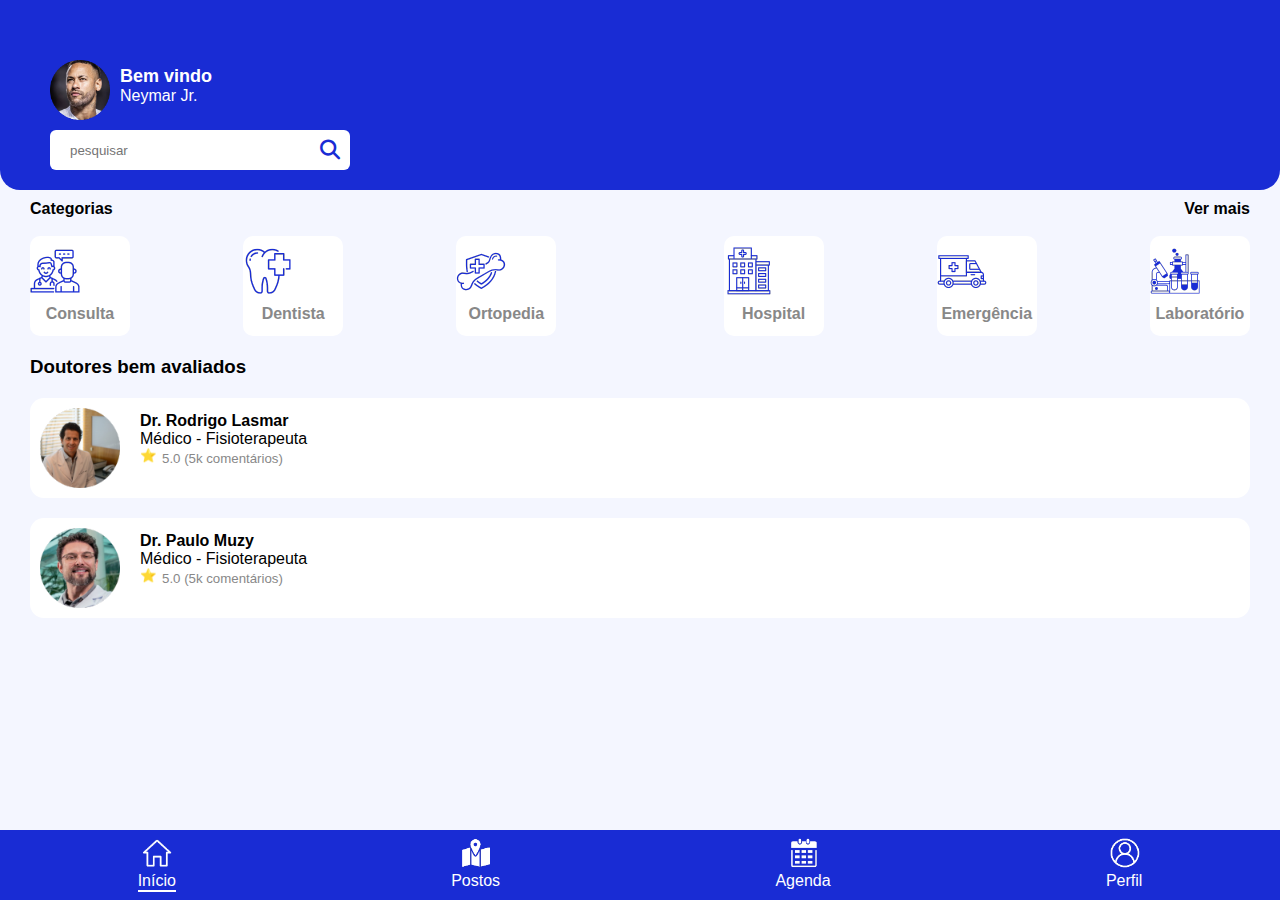
<file: index.html>
<!DOCTYPE html>
<html lang="pt-br">
<head>
    <meta charset="UTF-8">
    <meta name="viewport" content="width=device-width, initial-scale=1.0">
    <title>Sus+</title>
    <link rel="stylesheet" href="./style.css">
    <link href="https://fonts.cdnfonts.com/css/poppins" rel="stylesheet">
    <link rel="stylesheet" href="https://cdnjs.cloudflare.com/ajax/libs/font-awesome/6.7.2/css/all.min.css" integrity="sha512-Evv84Mr4kqVGRNSgIGL/F/aIDqQb7xQ2vcrdIwxfjThSH8CSR7PBEakCr51Ck+w+/U6swU2Im1vVX0SVk9ABhg==" crossorigin="anonymous" referrerpolicy="no-referrer" />
</head>
<body class="max-container">
    <header class="header-container">
        <div class="header-info">
            <div class="header-perfil">
                <img src="./images/photo/Neymar.png" alt="" class="foto-perfil">
                <div class="welcome">
                    <h5 class="font-perfil font-size18">Bem vindo</h5>
                    <h4 class="font-perfil font-size14 font-light">Neymar Jr.</h4>
                </div>
            </div>
            <div class="header-input">
                <input type="text" id="input-search" placeholder="pesquisar">
                <i class="fa-solid fa-magnifying-glass lupa"></i>
            </div>
        </div>
    </header>
    <div class="container-limit">
        <div class="categoria">
            <h3 class="font-poppins font-size16 font-negrito">Categorias</h3>
            <h3 class="font-poppins font-size16 font-negrito">Ver mais</h3>
        </div>
    </div>
    <div class="">
        <div class="card-flex">
            <div class="card card-1">
                <img src="./images/icons/Consulta.png" alt="" class="img">
                <h4 class="font-size14 text-card font-poppins">Consulta</h4>
            </div>
            <div class="card">
                <img src="./images/icons/Dentista.png" alt="" class="img">
                <h4 class="font-size14 text-card font-poppins">Dentista</h4>
            </div>
            <div class="card card-last">
                <img src="./images/icons/Ortopedista.png" alt="" class="img">
                <h4 class="font-size14 text-card font-poppins">Ortopedia</h4>
            </div>
            <div class="card  card-1">
                <img src="./images/icons/Hospital.png" alt="" class="img">
                <h4 class="font-size14 text-card font-poppins">Hospital</h4>
            </div>
            <div class="card">
                <img src="./images/icons/Emergência.png" alt="" class="img">
                <h4 class="font-size14 text-card font-poppins">Emergência</h4>
            </div>
            <div class="card card-last">
                <img src="./images/icons/Laboratório.png" alt="" class="img">
                <h4 class="font-size14 text-card font-poppins">Laboratório</h4>
            </div>
        </div>
    </div>
    <div class="container-limit">
        <div class="avaliacao">
            <h3 class="font-poppins">Doutores bem avaliados</h3>
        </div>
        <div class="card-doutores">
            <img src="./images/photo/Rodrigo Lasmar.png" alt="" class="foto-dr">
            <div class="card-info">
                <h2 class="font-poppins font-size16">Dr. Rodrigo Lasmar</h2>
                <h3 class="font-poppins font-size16 font-light">Médico - Fisioterapeuta</h3>
                <div class="review-card">
                    <h5>⭐</h5>
                    <h5 id="review" class="font-light font-poppins font-grey">5.0 (5k comentários)</h5>
                </div>
            </div>
        </div>
        <div class="card-doutores">
            <img src="./images/photo/Paulo Muzy.png" alt="" class="foto-dr">
            <div class="card-info">
                <h2 class="font-poppins font-size16">Dr. Paulo Muzy</h2>
                <h3 class="font-poppins font-size16 font-light">Médico - Fisioterapeuta</h3>
                <div class="review-card">
                    <h5>⭐</h5>
                    <h5 id="review" class="font-light font-poppins font-grey">5.0 (5k comentários)</h5>
                </div>
            </div>
        </div>
    </div>
    <!-- footer -->
    <div>
        <ul class="footer">
            <li class="footer-box">
                <a href="./index.html" class="footer-box">
                    <img src="./images/icons/Home.png" alt="" class="img-footer-inicio img-footer">
                    <h3 class="font-poppins font-size16 font-footer font-light active">Início</h3>
                </a>
            </li>
            <li class="footer-box">
                <a href="./postos.html"class="footer-box">
                    <img src="./images/icons/maps.png" alt="" class="img-footer-postos img-footer">
                    <h3 class="font-poppins font-size16 font-footer font-light ">Postos</h3>
                </a>
                
            </li>
            <li class="footer-box">
                <a href="./calendario.html"class="footer-box">
                    <img src="./images/icons/calendar.png" alt="" class="img-footer-agenda img-footer">
                    <h3 class="font-poppins font-size16 font-footer font-light ">Agenda</h3>
                </a>
                
            </li>
            <li class="footer-box">
                <a href="./perfil.html"class="footer-box">
                    <img src="./images/icons/Perfil.png" alt="" class="img-footer-perfil img-footer">
                    <h3 class="font-poppins font-size16 font-footer font-light ">Perfil</h3>
                </a>
            </li>
        </ul>
    </div>
</body>
</html>
</file>
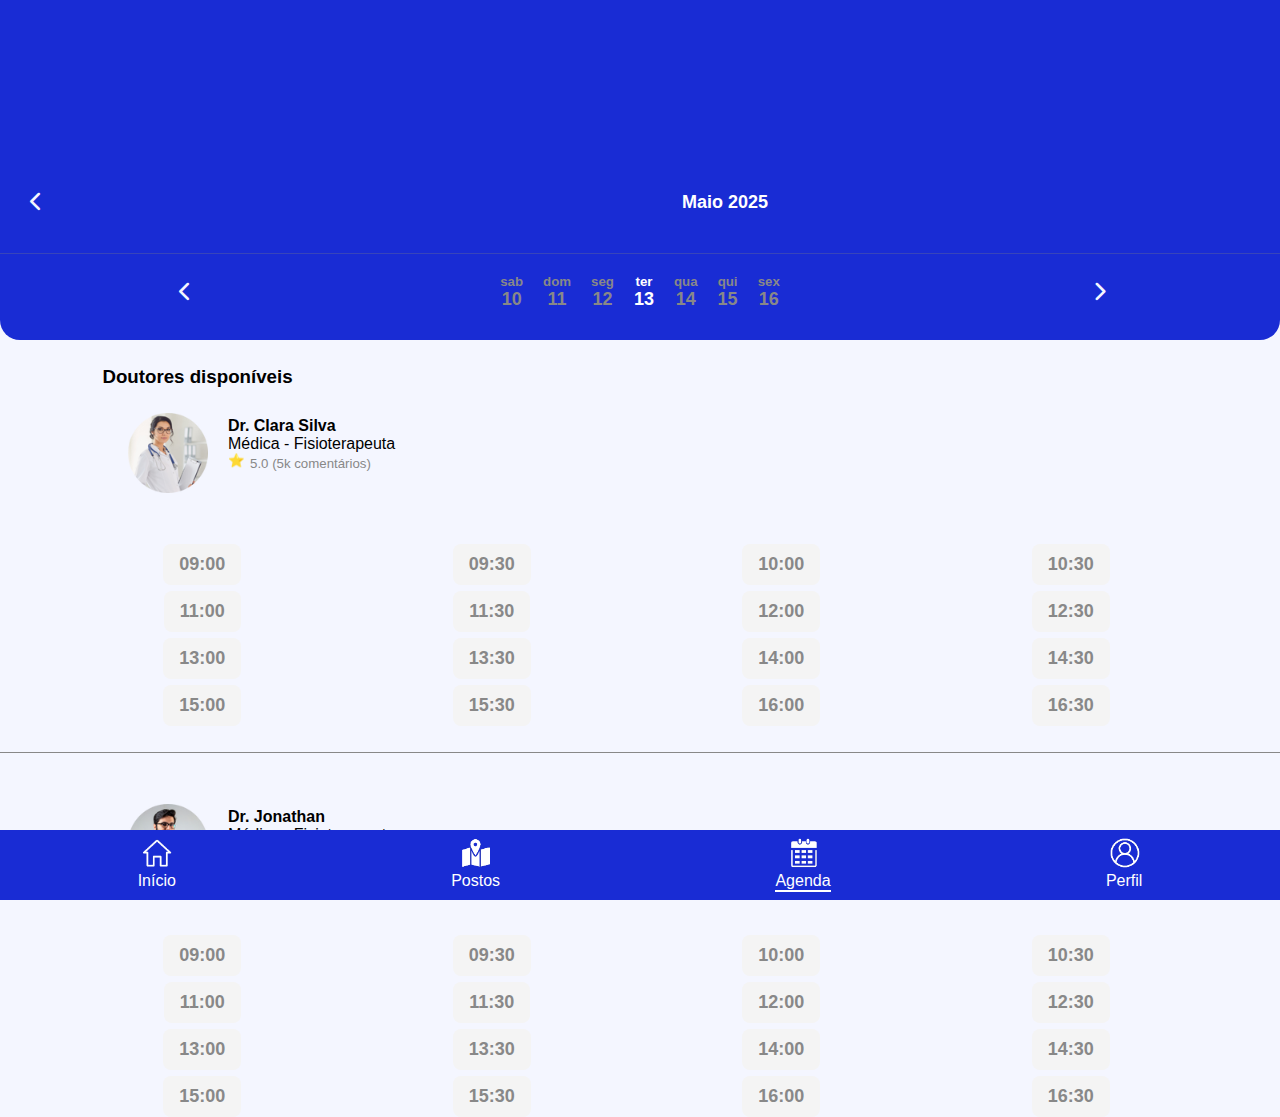
<file: calendario.html>
<!DOCTYPE html>
<html lang="pt-br">
<head>
    <meta charset="UTF-8">
    <meta name="viewport" content="width=device-width, initial-scale=1.0">
    <title>Calendário</title>
    <link rel="stylesheet" href="./style.css">
    <link rel="stylesheet" href="https://cdnjs.cloudflare.com/ajax/libs/font-awesome/6.7.2/css/all.min.css" integrity="sha512-Evv84Mr4kqVGRNSgIGL/F/aIDqQb7xQ2vcrdIwxfjThSH8CSR7PBEakCr51Ck+w+/U6swU2Im1vVX0SVk9ABhg==" crossorigin="anonymous" referrerpolicy="no-referrer" />
</head>
<body class="max-container">
    <header class="header-container">
        <div class="header-info" id="header-calendario">
            <div class="month-header">
                <i class="fa-solid fa-chevron-left"></i>
                <h4 class="font-size18 font-poppins font-footer">Maio 2025</h4>
            </div>
            <div class="days-calendar-container">
                <i class="fa-solid fa-chevron-left"></i>
                <div class="days-calendar">
                    <div class="data-calendar">
                        <h5 class="font-poppins font-grey">sab</h5>
                        <h3 class="font-size18 font-poppins font-grey">10</h3>
                    </div>
                    <div class="data-calendar">
                        <h5 class="font-poppins font-grey">dom</h5>
                        <h3 class="font-size18 font-poppins font-grey">11</h3>
                    </div>
                    <div class="data-calendar">
                        <h5 class="font-poppins font-grey">seg</h5>
                        <h3 class="font-size18 font-poppins font-grey">12</h3>
                    </div>
                    <div class="data-calendar">
                        <h5 class="font-poppins font-footer">ter</h5>
                        <h3 class="font-size18 font-poppins font-footer">13</h3>
                    </div>
                    <div class="data-calendar">
                        <h5 class="font-poppins font-grey">qua</h5>
                        <h3 class="font-size18 font-poppins font-grey">14</h3>
                    </div>
                    <div class="data-calendar">
                        <h5 class="font-poppins font-grey">qui</h5>
                        <h3 class="font-size18 font-poppins font-grey">15</h3>
                    </div>
                    <div class="data-calendar">
                        <h5 class="font-poppins font-grey">sex</h5>
                        <h3 class="font-size18 font-poppins font-grey">16</h3>
                    </div>
                </div>
                <i class="fa-solid fa-chevron-right" id="arrow-right"></i>
            </div>
        </div>
    </header>
    <div>
        <div class="dr-disponiveis">
            <h3 class="txt-dr-disponiveis font-poppins">Doutores disponíveis</h3>
        </div>
    </div>
    <div>
        <div class="container-info-doctor-calendario">
            <img src="./images/photo/Clara Dr.png" alt="" class="foto-dr">
            <div class="card-info">
                <h2 class="font-poppins font-size16">Dr. Clara Silva</h2>
                <h3 class="font-poppins font-size16 font-light">Médica - Fisioterapeuta</h3>
                <div class="review-card">
                    <h5>⭐</h5>
                    <h5 id="review" class="font-light font-poppins font-grey">5.0 (5k comentários)</h5>
                </div>
            </div>
        </div>
    </div>
    <div class="container-hour-calendar-size">
        <div class="container-hour-calendar">
            <li class="listbox-container">
                <input type="checkbox" id="09:00" class="hour-calendar" value="09:00">
                <label for="09:00" class="font-poppins font-size18 font-grey">09:00</label>
            </li>
            <li class="listbox-container">
                <input type="checkbox" id="09:30" class="hour-calendar" value="09:30">
                <label for="09:30" class="font-poppins font-size18 font-grey">09:30</label>
            </li>
            <li class="listbox-container">
                <input type="checkbox" id="10:00" class="hour-calendar" value="10:00">
                <label for="10:00" class="font-poppins font-size18 font-grey">10:00</label>
            </li>
            <li class="listbox-container">
                <input type="checkbox" id="10:30" class="hour-calendar" value="10:30">
                <label for="10:30" class="font-poppins font-size18 font-grey">10:30</label>
            </li>
            <li class="listbox-container">
                <input type="checkbox" id="11:00" class="hour-calendar" value="11:00">
                <label for="11:00" class="font-poppins font-size18 font-grey">11:00</label>
            </li>
            <li class="listbox-container">
                <input type="checkbox" id="11:30" class="hour-calendar" value="11:30">
                <label for="11:30" class="font-poppins font-size18 font-grey">11:30</label>
            </li>
            <li class="listbox-container">
                <input type="checkbox" id="12:00" class="hour-calendar" value="12:00">
                <label for="12:00" class="font-poppins font-size18 font-grey">12:00</label>
            </li>
            <li class="listbox-container">
                <input type="checkbox" id="12:30" class="hour-calendar" value="12:30">
                <label for="12:30" class="font-poppins font-size18 font-grey">12:30</label>
            </li>
            <li class="listbox-container">
                <input type="checkbox" id="13:00" class="hour-calendar" value="13:00">
                <label for="13:00" class="font-poppins font-size18 font-grey">13:00</label>
            </li>
            <li class="listbox-container">
                <input type="checkbox" id="13:30" class="hour-calendar" value="13:30">
                <label for="13:30" class="font-poppins font-size18 font-grey">13:30</label>
            </li>
            <li class="listbox-container">
                <input type="checkbox" id="14:00" class="hour-calendar" value="14:00">
                <label for="14:00" class="font-poppins font-size18 font-grey">14:00</label>
            </li>
            <li class="listbox-container">
                <input type="checkbox" id="14:30" class="hour-calendar" value="14:30">
                <label for="14:30" class="font-poppins font-size18 font-grey">14:30</label>
            </li>
            <li class="listbox-container">
                <input type="checkbox" id="15:00" class="hour-calendar" value="15:00">
                <label for="15:00" class="font-poppins font-size18 font-grey">15:00</label>
            </li>
            <li class="listbox-container">
                <input type="checkbox" id="15:30" class="hour-calendar" value="15:30">
                <label for="15:30" class="font-poppins font-size18 font-grey">15:30</label>
            </li>
            <li class="listbox-container">
                <input type="checkbox" id="16:00" class="hour-calendar" value="16:00">
                <label for="16:00" class="font-poppins font-size18 font-grey">16:00</label>
            </li>
            <li class="listbox-container">
                <input type="checkbox" id="16:30" class="hour-calendar" value="16:30">
                <label for="16:30" class="font-poppins font-size18 font-grey">16:30</label>
            </li>
        </div>
    </div>
    <span class="line-separator-calendar"></span>
    <div>
        <div class="container-info-doctor-calendario">
            <img src="./images/photo/Jonathan Dr.png" alt="" class="foto-dr">
            <div class="card-info">
                <h2 class="font-poppins font-size16">Dr. Jonathan</h2>
                <h3 class="font-poppins font-size16 font-light">Médica - Fisioterapeuta</h3>
                <div class="review-card">
                    <h5>⭐</h5>
                    <h5 id="review" class="font-light font-poppins font-grey">5.0 (5k comentários)</h5>
                </div>
            </div>
        </div>
    </div>
    <div class="container-hour-calendar-size">
        <div class="container-hour-calendar">
            <li class="listbox-container">
                <input type="checkbox" id="09:10" class="hour-calendar" value="09:10">
                <label for="09:10" class="font-poppins font-size18 font-grey">09:00</label>
            </li>
            <li class="listbox-container">
                <input type="checkbox" id="09:40" class="hour-calendar" value="09:40">
                <label for="09:40" class="font-poppins font-size18 font-grey">09:30</label>
            </li>
            <li class="listbox-container">
                <input type="checkbox" id="10:10" class="hour-calendar" value="10:10">
                <label for="10:10" class="font-poppins font-size18 font-grey">10:00</label>
            </li>
            <li class="listbox-container">
                <input type="checkbox" id="10:40" class="hour-calendar" value="10:40">
                <label for="10:40" class="font-poppins font-size18 font-grey">10:30</label>
            </li>
            <li class="listbox-container">
                <input type="checkbox" id="11:10" class="hour-calendar" value="11:10">
                <label for="11:10" class="font-poppins font-size18 font-grey">11:00</label>
            </li>
            <li class="listbox-container">
                <input type="checkbox" id="11:40" class="hour-calendar" value="11:40">
                <label for="11:40" class="font-poppins font-size18 font-grey">11:30</label>
            </li>
            <li class="listbox-container">
                <input type="checkbox" id="12:10" class="hour-calendar" value="12:10">
                <label for="12:10" class="font-poppins font-size18 font-grey">12:00</label>
            </li>
            <li class="listbox-container">
                <input type="checkbox" id="12:40" class="hour-calendar" value="12:40">
                <label for="12:40" class="font-poppins font-size18 font-grey">12:30</label>
            </li>
            <li class="listbox-container">
                <input type="checkbox" id="13:10" class="hour-calendar" value="13:10">
                <label for="13:10" class="font-poppins font-size18 font-grey">13:00</label>
            </li>
            <li class="listbox-container">
                <input type="checkbox" id="13:40" class="hour-calendar" value="13:40">
                <label for="13:40" class="font-poppins font-size18 font-grey">13:30</label>
            </li>
            <li class="listbox-container">
                <input type="checkbox" id="14:10" class="hour-calendar" value="14:10">
                <label for="14:10" class="font-poppins font-size18 font-grey">14:00</label>
            </li>
            <li class="listbox-container">
                <input type="checkbox" id="14:40" class="hour-calendar" value="14:40">
                <label for="14:40" class="font-poppins font-size18 font-grey">14:30</label>
            </li>
            <li class="listbox-container">
                <input type="checkbox" id="15:10" class="hour-calendar" value="15:10">
                <label for="15:10" class="font-poppins font-size18 font-grey">15:00</label>
            </li>
            <li class="listbox-container">
                <input type="checkbox" id="15:40" class="hour-calendar" value="15:40">
                <label for="15:40" class="font-poppins font-size18 font-grey">15:30</label>
            </li>
            <li class="listbox-container">
                <input type="checkbox" id="16:10" class="hour-calendar" value="16:10">
                <label for="16:10" class="font-poppins font-size18 font-grey">16:00</label>
            </li>
            <li class="listbox-container">
                <input type="checkbox" id="16:40" class="hour-calendar" value="16:40">
                <label for="16:40" class="font-poppins font-size18 font-grey">16:30</label>
            </li>
        </div>
    </div>
    <!-- footer -->  
    <div>
        <ul class="footer">
            <li class="footer-box">
                <a href="./index.html" class="footer-box">
                    <img src="./images/icons/Home.png" alt="" class="img-footer-inicio img-footer">
                    <h3 class="font-poppins font-size16 font-footer font-light">Início</h3>
                </a>
            </li>
            <li class="footer-box">
                <a href="./postos.html"class="footer-box">
                    <img src="./images/icons/maps.png" alt="" class="img-footer-postos img-footer">
                    <h3 class="font-poppins font-size16 font-footer font-light">Postos</h3>
                </a>
                
            </li>
            <li class="footer-box">
                <a href="./calendario.html"class="footer-box">
                    <img src="./images/icons/calendar.png" alt="" class="img-footer-agenda img-footer">
                    <h3 class="font-poppins font-size16 font-footer font-light active">Agenda</h3>
                </a>
                
            </li>
            <li class="footer-box">
                <a href="./perfil.html"class="footer-box">
                    <img src="./images/icons/Perfil.png" alt="" class="img-footer-perfil img-footer">
                    <h3 class="font-poppins font-size16 font-footer font-light">Perfil</h3>
                </a>
            </li>
        </ul>
    </div>
    
</body>
</html>
</file>
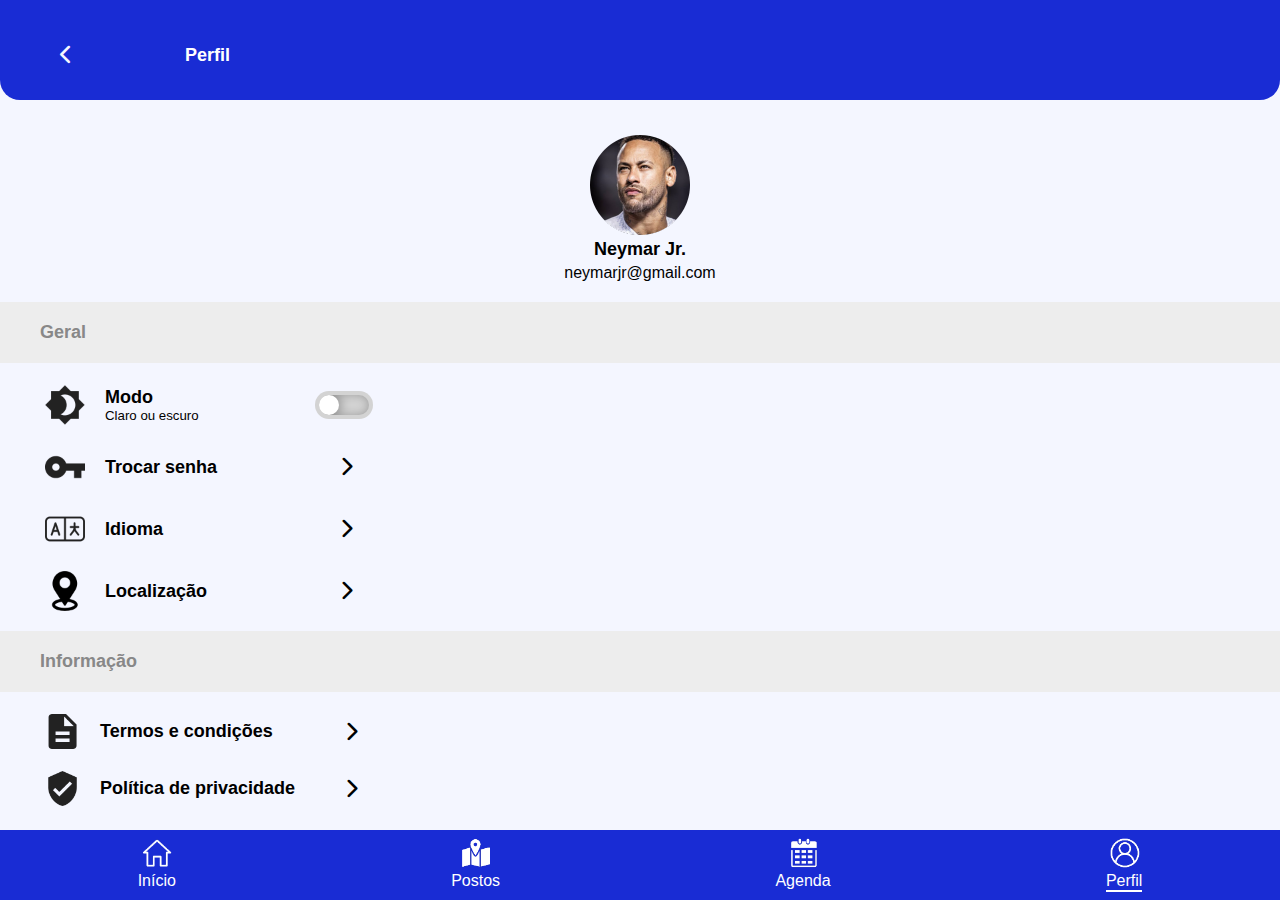
<file: perfil.html>
<!DOCTYPE html>
<html lang="pt-br">
<head>
    <meta charset="UTF-8">
    <meta name="viewport" content="width=device-width, initial-scale=1.0">
    <title>Perfil</title>
    <link rel="stylesheet" href="./style.css">
    <link rel="stylesheet" href="https://cdnjs.cloudflare.com/ajax/libs/font-awesome/6.7.2/css/all.min.css" integrity="sha512-Evv84Mr4kqVGRNSgIGL/F/aIDqQb7xQ2vcrdIwxfjThSH8CSR7PBEakCr51Ck+w+/U6swU2Im1vVX0SVk9ABhg==" crossorigin="anonymous" referrerpolicy="no-referrer" />

</head>
<body class="max-container">
    <header class="header-container-map" >
        <div class="header-perfil" id="header-calendario">
            <div class="perfil-header">
                <i class="fa-solid fa-chevron-left" id="seta-perfil"></i>
                <h4 class="font-size18 font-poppins font-footer">Perfil</h4>
            </div>
        </div>
    </header>
    <section>
        <div class="perfil-icon-div">
            <div>
                <img src="./images/photo/Neymar.png" alt="">
                <h2 class="font-size18 font-poppins">Neymar Jr.</h2>
                <h4 class="font-poppins font-light" id="email-perfil">neymarjr@gmail.com</h4>
            </div>
        </div>
    </section>
    <div>
        <div class="general-perfil">
            <h3 class="font-poppins font-size18 font-grey font-light">Geral</h3>
        </div>
    </div>
    <div>
        <div>
            <div class="geral-section">
                <img src="./images/icons/Modo.png" alt="" class="icon-geral-section">
                <div class="txt-geral-section">
                    <h4 class="font-size18 font-poppins">Modo</h4>
                    <h5 class="font-poppins font-light">Claro ou escuro</h5>
                </div>
                <label class="switch" id="margin-switch">
                    <input type="checkbox" class="checkbox">
                    <div class="slider"></div>
                </label>
            </div>
            <div class="geral-section">
                <img src="./images/icons/Trocar senha.png" alt="" class="icon-geral-section">
                <div class="txt-geral-section">
                    <h4 class="font-size18 font-poppins">Trocar senha</h4>
                </div>
                <i class="fa-solid fa-chevron-right" id="arrow-right-perfil"></i>
            </div>
            <div class="geral-section">
                <img src="./images/icons/Idioma.png" alt="" class="icon-geral-section">
                <div class="txt-geral-section">
                    <h4 class="font-size18 font-poppins">Idioma</h4>
                </div>
                <i class="fa-solid fa-chevron-right" id="arrow-right-perfil"></i>
            </div>
            <div class="geral-section">
                <img src="./images/icons/Sua localização.png" alt="" class="icon-geral-section">
                <div class="txt-geral-section">
                    <h4 class="font-size18 font-poppins">Localização</h4>
                </div>
                <i class="fa-solid fa-chevron-right" id="arrow-right-perfil"></i>
            </div>
        </div>
    </div>
    <div>
        <div class="general-perfil">
            <h3 class="font-poppins font-size18 font-grey font-light">Informação</h3>
        </div>
    </div>
    <div>
        <div>
            <div class="geral-section">
                <img src="./images/icons/Termos.png" alt="" class="icon-info-section">
                <div class="txt-info-section">
                    <h4 class="font-size18 font-poppins">Termos e condições</h4>
                </div>
                <i class="fa-solid fa-chevron-right" id="arrow-right-info"></i>
            </div>
            <div class="geral-section">
                <img src="./images/icons/Política.png" alt="" class="icon-info-section">
                <div class="txt-info-section">
                    <h4 class="font-size18 font-poppins">Política de privacidade</h4>
                </div>
                <i class="fa-solid fa-chevron-right" id="arrow-right-info"></i>
            </div>
        </div>
    </div>
    <!-- footer -->
    <div>
        <ul class="footer">
            <li class="footer-box">
                <a href="./index.html" class="footer-box">
                    <img src="./images/icons/Home.png" alt="" class="img-footer-inicio img-footer">
                    <h3 class="font-poppins font-size16 font-footer font-light">Início</h3>
                </a>
            </li>
            <li class="footer-box">
                <a href="./postos.html"class="footer-box">
                    <img src="./images/icons/maps.png" alt="" class="img-footer-postos img-footer">
                    <h3 class="font-poppins font-size16 font-footer font-light ">Postos</h3>
                </a>
                
            </li>
            <li class="footer-box">
                <a href="./calendario.html"class="footer-box">
                    <img src="./images/icons/calendar.png" alt="" class="img-footer-agenda img-footer">
                    <h3 class="font-poppins font-size16 font-footer font-light ">Agenda</h3>
                </a>
                
            </li>
            <li class="footer-box">
                <a href="./perfil.html"class="footer-box">
                    <img src="./images/icons/Perfil.png" alt="" class="img-footer-perfil img-footer">
                    <h3 class="font-poppins font-size16 font-footer font-light active">Perfil</h3>
                </a>
            </li>
        </ul>
    </div>
</body>
</html>
</file>
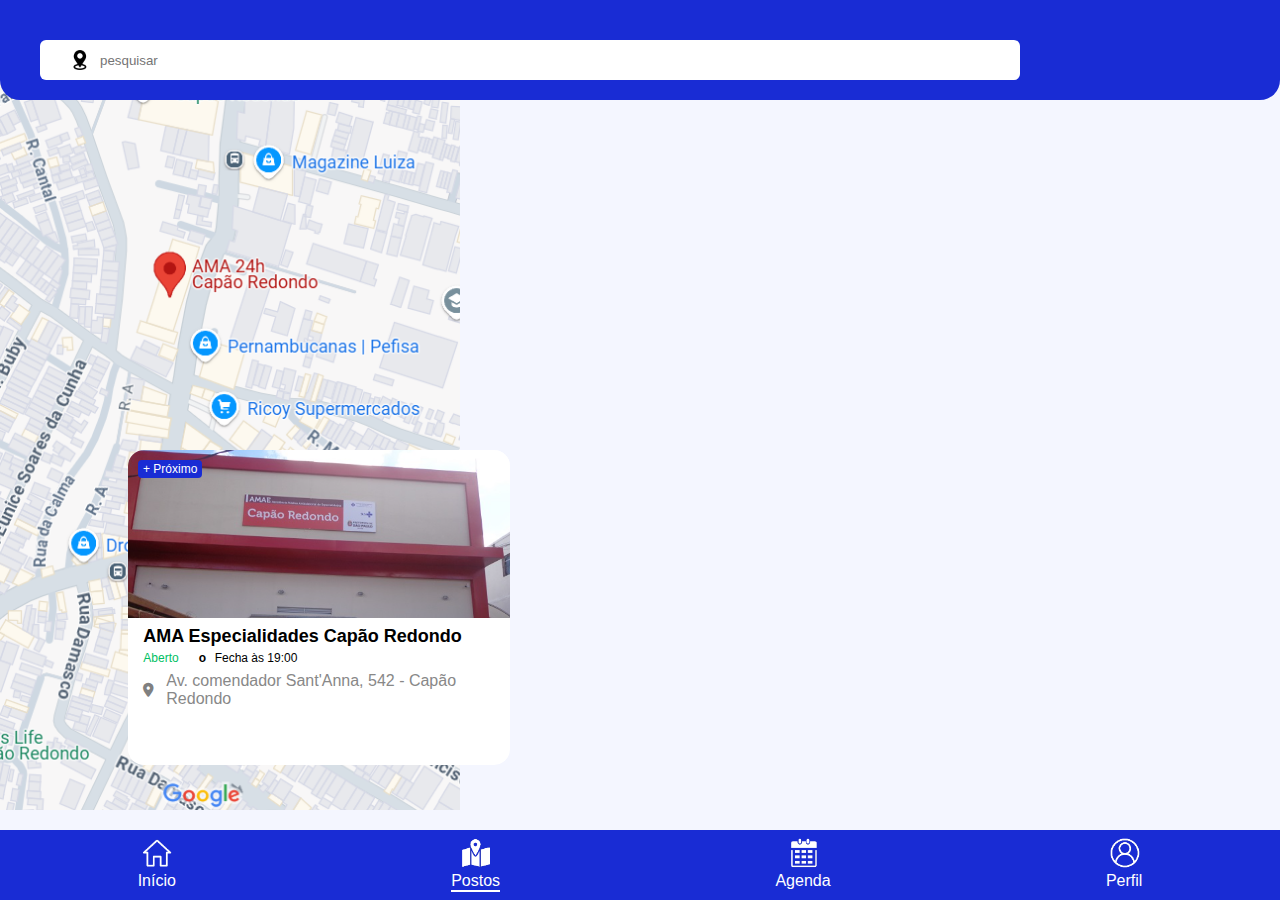
<file: postos.html>
<!DOCTYPE html>
<html lang="pt-br">
<head>
    <meta charset="UTF-8">
    <meta name="viewport" content="width=device-width, initial-scale=1.0">
    <title>Mapas</title>
    <link rel="stylesheet" href="./style.css">
    <link href="https://fonts.cdnfonts.com/css/poppins" rel="stylesheet">
    <link rel="stylesheet" href="https://cdnjs.cloudflare.com/ajax/libs/font-awesome/6.7.2/css/all.min.css" integrity="sha512-Evv84Mr4kqVGRNSgIGL/F/aIDqQb7xQ2vcrdIwxfjThSH8CSR7PBEakCr51Ck+w+/U6swU2Im1vVX0SVk9ABhg==" crossorigin="anonymous" referrerpolicy="no-referrer" />
</head>
<body class="max-container">
    <header class="header-container-map">
        <div class="header-perfil">
            <div class="header-input-map">
                            <img src="./images/icons/Sua localização.png" alt="" class="location-icon-postos">
                <input type="text" placeholder="pesquisar" id="input-search">
            </div>
        </div>
    </header>
    <div>
        <img src="./images/photo/maps1.png" alt="" id="maps-image">
    </div>
    <div class="card-postos">
        <div class="img-next">
            <h4 class="txt-card-postos font-poppins font-light font-size12">+ Próximo</h4>
            <img src="./images/photo/Capão redondo.png" alt="" class="img-card">
        </div>
        <div class="title-card-postos">
            <h2 class="font-poppins font-size18">
                AMA Especialidades Capão Redondo
            </h2>
        </div>
        <div class="aberto-card-postos">
            <h4 class="font-poppins font-size12 font-light font-green">Aberto</h4>
            <h4 class="font-poppins font-size12 font-light fechamento-txt-card">Fecha às 19:00</h4>
        </div>
        <div class="location-card-postos">
            <i class="fa-solid fa-location-dot" id="location-icon"></i>
            <h4 class="font-poppins font-size14 font-light font-grey">Av. comendador Sant'Anna, 542 - Capão Redondo</h4>
        </div>
    </div>
    <!-- footer -->
    <div>
        <ul class="footer">
            <li class="footer-box">
                <a href="./index.html" class="footer-box">
                    <img src="./images/icons/Home.png" alt="" class="img-footer-inicio img-footer">
                    <h3 class="font-poppins font-size16 font-footer font-light">Início</h3>
                </a>
            </li>
            <li class="footer-box">
                <a href="./postos.html"class="footer-box">
                    <img src="./images/icons/maps.png" alt="" class="img-footer-postos img-footer">
                    <h3 class="font-poppins font-size16 font-footer font-light active">Postos</h3>
                </a>
                
            </li>
            <li class="footer-box">
                <a href="./calendario.html"class="footer-box">
                    <img src="./images/icons/calendar.png" alt="" class="img-footer-agenda img-footer">
                    <h3 class="font-poppins font-size16 font-footer font-light ">Agenda</h3>
                </a>
                
            </li>
            <li class="footer-box">
                <a href="./perfil.html"class="footer-box">
                    <img src="./images/icons/Perfil.png" alt="" class="img-footer-perfil img-footer">
                    <h3 class="font-poppins font-size16 font-footer font-light ">Perfil</h3>
                </a>
            </li>
        </ul>
    </div>
</body>
</html>
</file>
<file: style.css>
/* Color Blue: #192cd4 */

*{
    margin: 0px;
    padding: 0px;
}

.max-container{
    min-height: 100vh;
    max-width: 100vw;
    width: 100%;
    background-color: #f4f6ff;
}

.header-container{
    height: 100%;
    background-color: #192cd4;
    border-bottom-left-radius: 20px;
    border-bottom-right-radius: 20px;
    padding-bottom: 20px;
}

.header-container-map{
    height: 100px;
    background-color: #192cd4;
    border-bottom-left-radius: 20px;
    border-bottom-right-radius: 20px;
}

.foto-perfil{
    aspect-ratio: 100x100;
    width: 60px;
}

.font-perfil{
    font-family: 'Poppins', sans-serif;  
    color: #ffffff;                                           
}

.font-green{
    color: #00bf63;
}

.font-footer{
    color:#ffffff;
}

.font-grey{
    color: #888888;
}

.font-poppins{
    font-family: 'Poppins', sans-serif; 
}

.font-negrito{
    font-weight: 600;
}

.font-light{
    font-weight: 400;
}

.font-size18{
    font-size: 18px;
    font-weight: 700;
}

.font-size16{
    font-size: 16px;
}

.font-size12{
    font-size: 12px;
}

.text-card{
    margin-top: 5px;
    font-weight: 600;
    color: #888888;
}

.header-perfil{
    display: flex;
}

.welcome{
    padding: 6px 0px 0px 10px;
}

/* Início postos */
.header-input{
    display: flex;
    align-items: center;
    margin-top: 10px;
    width: 280px;
    height: 20px;
    padding: 10px;
    border: transparent;
    border-radius: 6px;
    background-color: #ffffff;
}

.header-input-map{
    display: flex;
    align-items: center;
    width: 75%;
    height: 20px;
    padding: 10px;
    border: transparent;
    border-radius: 6px;
    background-color: #ffffff;
    position: relative;
    top: 40px;
    left: 40px;
}

#location-icon{
    color: grey;
    padding-right: 12px;
    font-size: 14px;
    margin-left: 4%;
}

#maps-image{
    position: absolute;
    left: 0;
    top: 0;
    z-index: -1;
    max-width: 100vw;
    height: 90%;
}

.lupa{
    color: #192cd4;
}

.header-info{
    padding-top: 60px;
    padding-left: 50px;
}

#input-search{
    width: 90%;
    padding: 10px;
    border: transparent;
    outline: none;
}

.card-postos{
    position: absolute;
    top: 50%;
    left: 10%;
    background-color: #ffffff;
    max-width: 80%;
    height: 35%;
    border-radius: 16px;
}

.img-next{
    position: relative;  
}

.txt-card-postos{
    position: absolute;
    z-index: 1;
    background-color: #192cd4;
    color: #ffffff;
    border-radius: 4px;
    margin-top: 10px;
    margin-left: 10px;
    padding: 2px 5px 2px 5px;
}
.img-card{
    width: 100%;
    border-top-left-radius: 16px;
    border-top-right-radius: 16px;
    position: absolute;
    top: 0;
}

.title-card-postos{
    margin-top: 46%;
    margin-left: 4%;
}

.aberto-card-postos{
    display: flex;
    margin-left: 4%;
    margin-top: 1%;
    margin-bottom: 2%;
}

.fechamento-txt-card{
    position: relative;
    margin-left: 20px;
}

.fechamento-txt-card::before{
    content: ' o ';
    font-weight:700;
    display: inline-block;
    width: 1rem;
}

.location-card-postos{
    display: flex;
    align-items: center;
}

.location-icon-postos{
    aspect-ratio: 50x50;
    height: 20px;
    margin-left: 20px;
}

/* #input-search:focus{
    box-shadow: 0px 0px 2px #000;
} */



.container-limit{
    margin: 0px 30px 0px 30px;
}

.categoria{
    display: flex;
    justify-content:space-between;
    margin: 10px 0px 10px 0px;
}

.card-flex{
    display: flex;
    flex-wrap: wrap;
    justify-content: space-between;
    margin-bottom: 20px;
}
.card{
    height: 100px;
    width: 100px;
    justify-items: center;
    background-color: #ffffff;
    border-radius: 10px;
    margin-top: 8px;
    margin-left: 6px;
}

.img{
    margin-top: 10px;
}

.card-1{
    margin-left: 30px;
}

.card-last{
    margin-right: 30px;
}

.avaliacao{
    margin: 10px 0px 10px 0px;
}

.card-doutores{
    display: flex;
    margin-top: 20px;
    background-color: #ffffff;
    border-radius: 14px;
    padding: 10px;
}

.foto-dr{
    aspect-ratio: 100x100;
    height: 80px;
}

.card-info{
    margin-left: 20px;
    margin-top: 4px;
}

.review-card{
    display: flex;
}

#review{
    margin-left: 5px;
    margin-top: 3px;
}

/* footer */

.footer{
    background-color: #192cd4;
    display: flex;
    justify-items: center;
    justify-content: space-around;
    margin-top: 20px;
    padding: 8px 0px 8px 0px;
    bottom: 0;
    position: fixed;
    width: 100vw;
}

.img-footer{
    aspect-ratio: 100x100;
    height: 30px;
}

.img-footer-inicio{
    padding-left: 4px;
}

.img-footer-postos{
    padding-left: 10px;
}

.img-footer-agenda{
    padding-left: 14px;
}

.img-footer-perfil{
    padding-left: 4px;
}

a{
    text-decoration: none;
}

.footer-box{
    justify-content: center;
    justify-items: center;
    align-items: center;
    position: relative;
    width: max-content;
    list-style: none;
}

.footer-box::after{
    content: "";
    background-color: #ffffff;
    width: 0%;
    height: 2px;
    position: absolute;
    border-radius: 10px;
    bottom: 0;
    left: 0;
    transition: 0.5s ease-in-out;
    cursor: pointer;
}

.footer-box:hover::before{
    width: 100%;
}

.active{
    width: 100%;
    border-bottom: 2px solid white;
}

/* Início calendário */

i{
    color: #f4f6ff;
    margin-left: 30px;
    font-size: 20px;
}

.month-header{
    display: flex;
    width: 60%;
    justify-content: space-between;
    padding-top: 15%;
    margin-bottom: 40px;
}

#header-calendario{
    padding: 0px;
}

.days-calendar{
    display: flex;
}

.days-calendar-container{
    display: flex;
    justify-content: space-around;
    align-items: center;
    padding-top: 10px;
    border-top: 1px solid #8080804e;
}

.data-calendar{
    margin: 10px;
    text-align: center;
}

#arrow-right{
    position: relative;
    left: -25px;
}

/* Final calendário */

/* Início Perfil */

.perfil-header{
    padding-left: 30px;
    display: flex;
    width: 200px;
    margin-top: 45px;
    justify-content: space-between;
}

#seta-perfil{
    color: #f4f6ff;
}

.perfil-icon-div{
    display: flex;
    text-align: center;
    justify-content: center;
    margin-top: 35px;
}

#email-perfil{
    margin-top: 4px;
}

.general-perfil{
    display: flex;
    align-items: center;
    background-color: #ededed;
    padding: 20px 0px 20px 40px;
    margin: 20px 0px 20px 0px;
}

#arrow-right-perfil{
    color: black;
    margin-left: 85px;
}

.geral-section{
    display: flex;
    align-items: center;
    margin-top: 22px;
}

.icon-geral-section{
    height: 40px;
    margin: 0px 20px 0px 45px;
}

.icon-info-section{
    height: 35px;
    margin: 0px 20px 0px 45px;
}

.txt-geral-section{
    margin-right: 30px;
    width: 120px;
}

.txt-info-section{
    width: 200px;
}

#arrow-right-info{
    color: black;
    padding-left: 15px;
}

#margin-switch{
    padding-left: 60px;
}
/* Final calendário */
/* Switch início */

.checkbox {
    display: none;
}

.slider {
    width: 50px;
    height: 20px;
    background-color: lightgray;
    border-radius: 20px;
    overflow: hidden;
    display: flex;
    align-items: center;
    border: 4px solid transparent;
    transition: .2s;
    box-shadow: 0 0 10px 0 rgb(0, 0, 0, 0.25) inset;
    cursor: pointer;
}

.slider::before {
    content: '';
    display: block;
    width: 100%;
    height: 100%;
    background-color: #fff;
    transform: translateX(-30px);
    border-radius: 20px;
    transition: .2s;
    box-shadow: 0 0 10px 3px rgb(0, 0, 0, 0.25);
}

.checkbox:checked ~ .slider::before {
    transform: translateX(30px);
    box-shadow: 0 0 10px 3px rgb(0, 0, 0, 0.25);
}

.checkbox:checked ~ .slider {
    background-color: #2196F3;
}

.checkbox:active ~ .slider::before {
    transform: translate(0);
}

/* Switch fim */

/* Início calendário */
.txt-dr-disponiveis{
    margin: 2% 0% 2% 8%;
}

.container-info-doctor-calendario{
    display: flex;
    margin: 0% 0% 4% 10%;
}

.img-doctor-calendario{
    aspect-ratio: 100x100;
    height: 70px;
}

.container-hour-calendar-size{
    height: 40%;
    width: 100%;
    max-width: 100%;
    display: flex;
    justify-content: center;
}

.container-hour-calendar{
    width: 90%;
    display:grid;
    grid-template-columns: 1fr 1fr 1fr 1fr;
    align-items: center;
    justify-items: center;
    text-align: center;
    margin-right: 20px;
    gap: 6px
    
}

.hour-calendar{
    background-color: #f4f4f4;
    border-radius: 8px;
}

.listbox-container{
    display: flex;
    list-style: none;
    border-radius: 8px;
    justify-content: center;
    align-items: center;
    text-align: center;
}

.listbox-container label{
    background-color: #f4f4f4;
    padding: 10px 16px 10px 16px;
    border-radius: 8px;
}

.listbox-container label::before{
    background-color: #f4f4f4;
    border-radius: 8px;
}

.container-hour-calendar li input[type="checkbox"]:checked + label{
    background-color: white;
    padding: 8px 14px 8px 14px;  
    border-radius: 8px;
    border: 2px solid blue;
}

.container-hour-calendar li input[type="checkbox"]:checked + label{
    color: blue;
    border: 2px solid blue;
    padding: 8px 14px 8px 14px;
}

.container-hour-calendar li input[type="checkbox"]{
    display: absolute;
}

.container-hour-calendar li input[type="checkbox"]{
    display: absolute;
    opacity: 0;
}

.line-separator-calendar{
    display: block; 
    width: 100%;
    height: 1px; 
    background-color: #888888;
    border: 0; 
    margin: 2% 0% 4% 0%;
}
</file>
